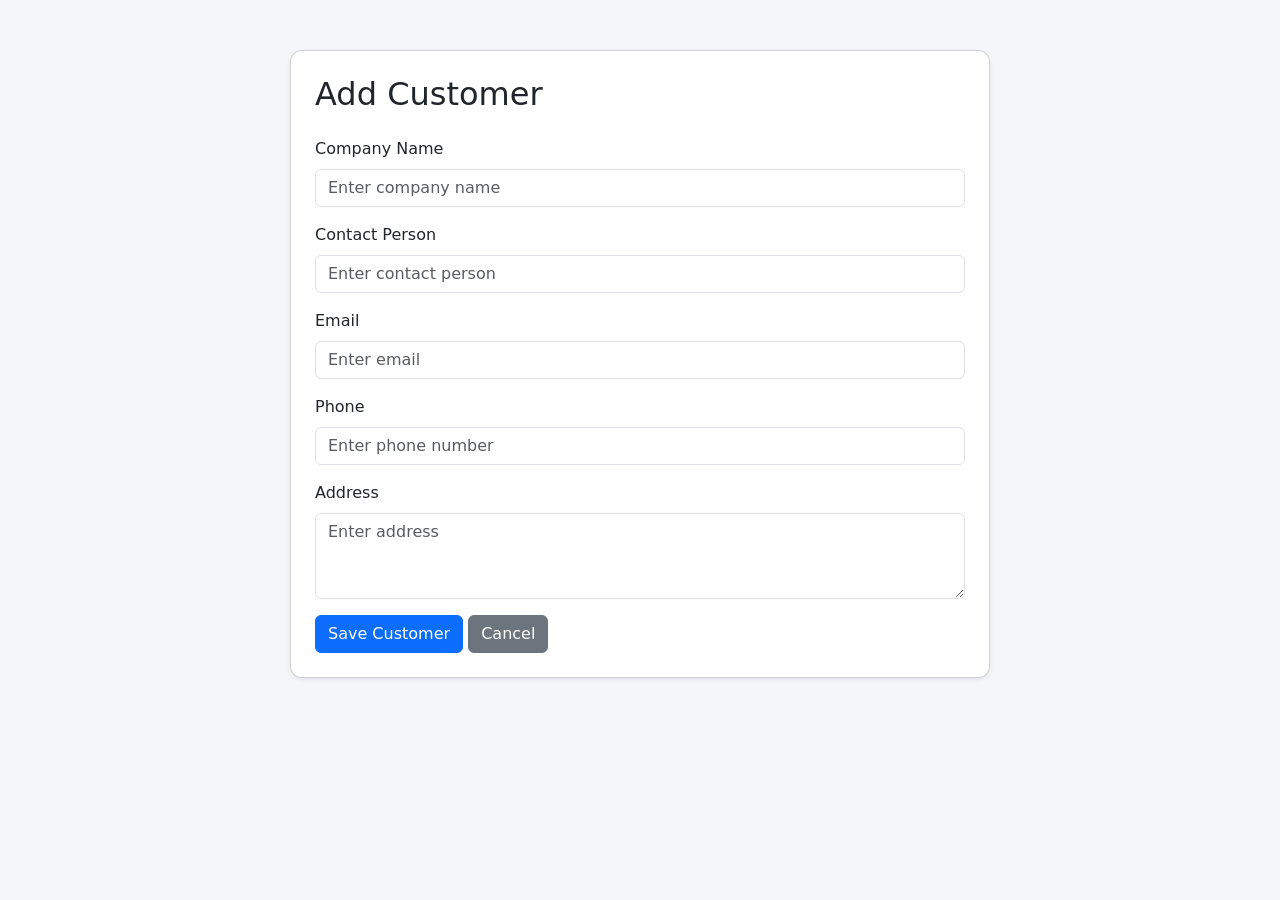
<file: src/main/resources/static/add-customer.html>
<!DOCTYPE html>
<html lang="en">
<head>
    <meta charset="UTF-8">
    <meta name="viewport" content="width=device-width, initial-scale=1.0">

    <title>Add Customer - Field Service</title>

    <link href="https://cdn.jsdelivr.net/npm/bootstrap@5.3.2/dist/css/bootstrap.min.css"
          rel="stylesheet">

    <style>
        body {
            background-color: #f5f6fa;
        }

        .container-box {
            max-width: 700px;
            margin: 50px auto;
        }

        .card {
            border-radius: 12px;
        }
    </style>
</head>

<body>

<div class="container-box">

    <div class="card shadow-sm p-4">

<h2 class="mb-4" id="formTitle">Add Customer</h2>
<form id="customerForm">

            <div class="mb-3">
                <label class="form-label">Company Name</label>
                <input type="text"      
                 id="companyName"
                       class="form-control"
                       placeholder="Enter company name">
            </div>

            <div class="mb-3">
                <label class="form-label">Contact Person</label>
                <input type="text"
                       id="contactPerson"
                       class="form-control"
                       placeholder="Enter contact person">
            </div>

            <div class="mb-3">
                <label class="form-label">Email</label>
                <input type="email"
                       id="email"
                       class="form-control"
                       placeholder="Enter email">
            </div>

            <div class="mb-3">
                <label class="form-label">Phone</label>
                <input type="text"
                       id="phone"
                       class="form-control"
                       placeholder="Enter phone number">
            </div>

            <div class="mb-3">
                <label class="form-label">Address</label>
                <textarea id="address"
                class="form-control"
                          rows="3"
                          placeholder="Enter address"></textarea>
            </div>

            <button type="submit" class="btn btn-primary">
                Save Customer
            </button>

            <a href="/customer.html" class="btn btn-secondary">
                Cancel
            </a>

        </form>

    </div>

</div>

<script>

const urlParams = new URLSearchParams(window.location.search);
const customerId = urlParams.get("id");


// EDIT MODE
if (customerId) {

    document.getElementById("formTitle").innerText = "Edit Customer";

    document.querySelector("#customerForm button[type='submit']")
        .innerText = "Update Customer";

    fetch("/api/customer/id/" + customerId)
        .then(response => {

            if (!response.ok) {
                throw new Error("Customer not found");
            }

            return response.json();
        })
        .then(customer => {

            document.getElementById("companyName").value =
                customer.companyName || customer.CompanyName || "";

            document.getElementById("contactPerson").value =
                customer.contactPerson || customer.ContactPerson || "";

            document.getElementById("email").value =
                customer.email || "";

            document.getElementById("phone").value =
                customer.phone || "";

            document.getElementById("address").value =
                customer.address || "";

        })
        .catch(error => {

            console.error(error);
            alert("Customer load nahi hua!");

        });
}


// SAVE / UPDATE
document.getElementById("customerForm").addEventListener("submit", function(event) {

    event.preventDefault();

    const customerData = {

        companyName: document.getElementById("companyName").value,

        contactPerson: document.getElementById("contactPerson").value,

        email: document.getElementById("email").value,

        phone: document.getElementById("phone").value,

        address: document.getElementById("address").value

    };


    let url;
    let method;


    if (customerId) {

        // UPDATE
        url = "/api/customer/update/" + customerData.email;
        method = "POST";

    } else {

        // CREATE
        url = "/api/customer/create";
        method = "POST";

    }


    fetch(url, {

        method: method,

        headers: {
            "Content-Type": "application/json"
        },

        body: JSON.stringify(customerData)

    })

    .then(response => {

        if (!response.ok) {
            throw new Error("Customer save/update failed");
        }

        return response.json();

    })

    .then(data => {

        if (customerId) {

            alert("Customer updated successfully!");

        } else {

            alert("Customer saved successfully!");

        }

        window.location.href = "/customer.html";

    })

    .catch(error => {

        console.error(error);

        alert("Customer save/update nahi hua!");

    });

});

</script>

</body>
</html>
</file>
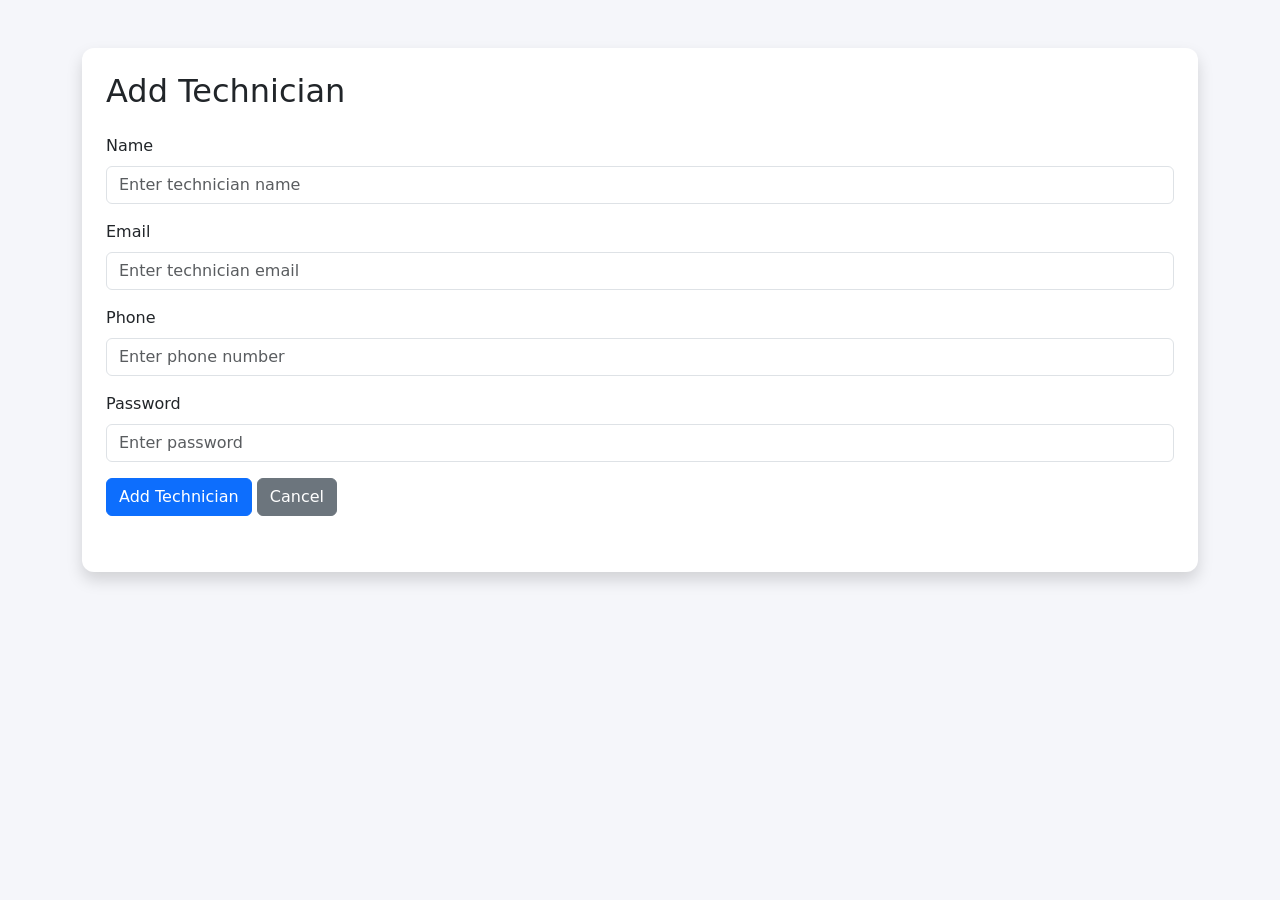
<file: src/main/resources/static/add-technician.html>
<!DOCTYPE html>
<html lang="en">
<head>
    <meta charset="UTF-8">
    <meta name="viewport" content="width=device-width, initial-scale=1.0">

    <title>Add Technician - Field Service</title>

    <link
        href="https://cdn.jsdelivr.net/npm/bootstrap@5.3.2/dist/css/bootstrap.min.css"
        rel="stylesheet">

    <style>
        body {
            background: #f5f6fa;
        }

        .card {
            border: none;
            border-radius: 12px;
        }
    </style>
</head>

<body>

<div class="container mt-5">

    <div class="card shadow p-4">

        <h2 class="mb-4">Add Technician</h2>

        <form id="technicianForm">

            <!-- Name -->
            <div class="mb-3">
                <label class="form-label">Name</label>

                <input
                    type="text"
                    id="userName"
                    class="form-control"
                    placeholder="Enter technician name"
                    required>
            </div>

            <!-- Email -->
            <div class="mb-3">
                <label class="form-label">Email</label>

                <input
                    type="email"
                    id="userEmail"
                    class="form-control"
                    placeholder="Enter technician email"
                    required>
            </div>

            <!-- Phone -->
            <div class="mb-3">
                <label class="form-label">Phone</label>

                <input
                    type="text"
                    id="phone"
                    class="form-control"
                    placeholder="Enter phone number"
                    required>
            </div>

            <!-- Password -->
            <div class="mb-3">
                <label class="form-label">Password</label>

                <input
                    type="password"
                    id="password"
                    class="form-control"
                    placeholder="Enter password"
                    required>
            </div>

            <!-- Buttons -->
            <button
                type="submit"
                class="btn btn-primary">
                Add Technician
            </button>

            <a
                href="/technician.html"
                class="btn btn-secondary">
                Cancel
            </a>

        </form>

        <p id="message" class="mt-3"></p>

    </div>

</div>

<script>

document.getElementById("technicianForm")
    .addEventListener("submit", async function(event) {

        event.preventDefault();

        const technicianData = {

            userName:
                document.getElementById("userName").value,

            userEmail:
                document.getElementById("userEmail").value,

            phone:
                document.getElementById("phone").value,

            password:
                document.getElementById("password").value,

            role: "TECHNICIAN"
        };

        try {

            const response = await fetch(
                "/api/user_auth/register",
                {
                    method: "POST",

                    headers: {
                        "Content-Type": "application/json"
                    },

                    body: JSON.stringify(technicianData)
                }
            );

            const messageText = await response.text();

            if (!response.ok) {
                throw new Error(messageText);
            }

            document.getElementById("message").innerText =
                "Technician added successfully";

            document.getElementById("message")
                .className = "mt-3 text-success";

            document.getElementById("technicianForm").reset();

            setTimeout(function() {

                window.location.href = "/technician.html";

            }, 1000);

        } catch (error) {

            console.error(error);

            document.getElementById("message").innerText =
                error.message || "Failed to add technician";

            document.getElementById("message")
                .className = "mt-3 text-danger";
        }

    });

</script>

</body>
</html>
</file>
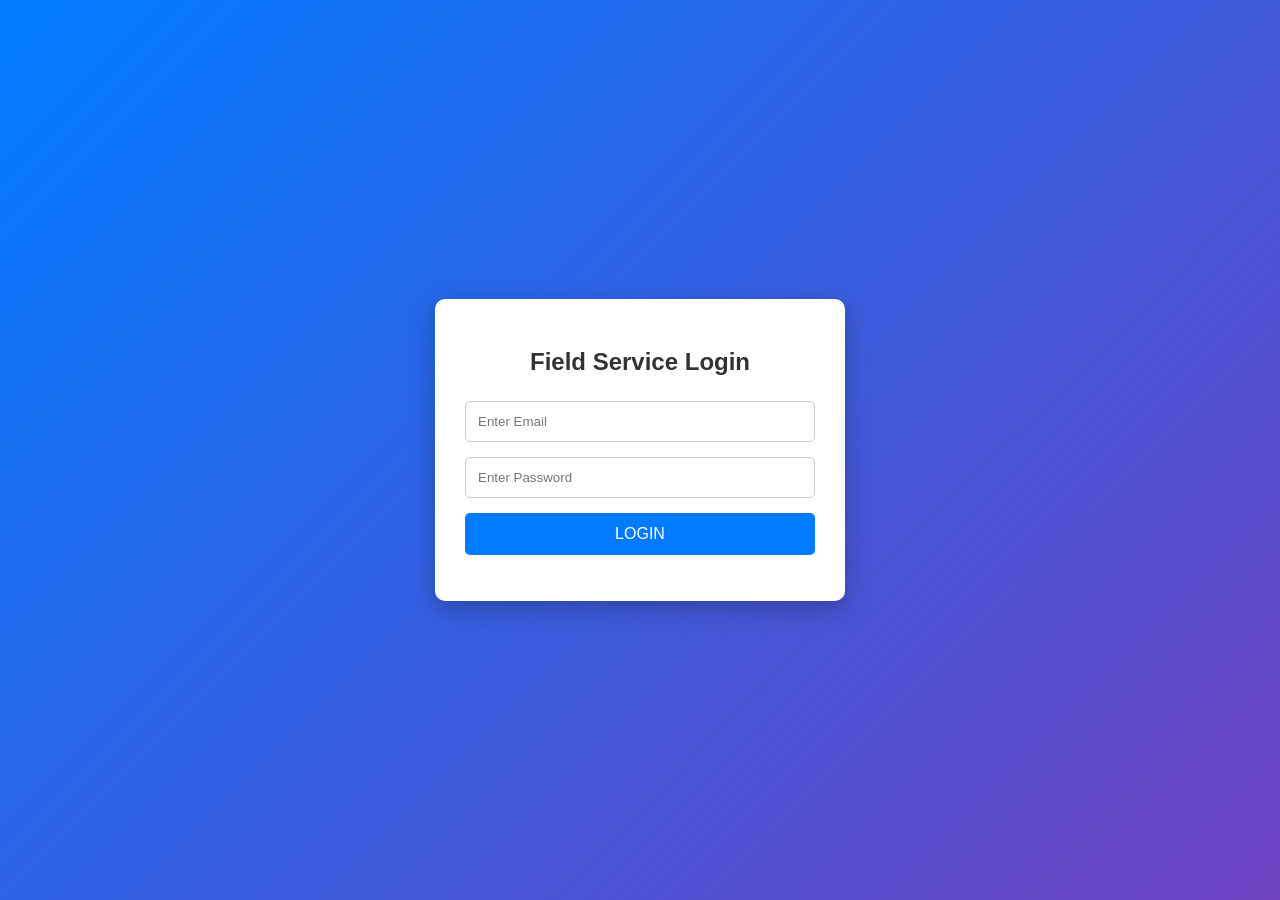
<file: src/main/resources/static/Login.html>
<!DOCTYPE html>
<html lang="en">
<head>
    <meta charset="UTF-8">
    <meta name="viewport" content="width=device-width, initial-scale=1.0">

    <title>Field Service Login</title>

    <link rel="stylesheet" href="Css/style.css">
</head>

<body class="login-page">

<div class="login-container">

    <h2>Field Service Login</h2>

    <form id="loginForm">

        <input
            type="email"
            id="email"
            placeholder="Enter Email"
            required
        >

        <input
            type="password"
            id="password"
            placeholder="Enter Password"
            required
        >

        <button type="submit">
            LOGIN
        </button>

        <p id="message"></p>

    </form>

</div>

<script src="js/Login.js"></script>

</body>
</html>
</file>
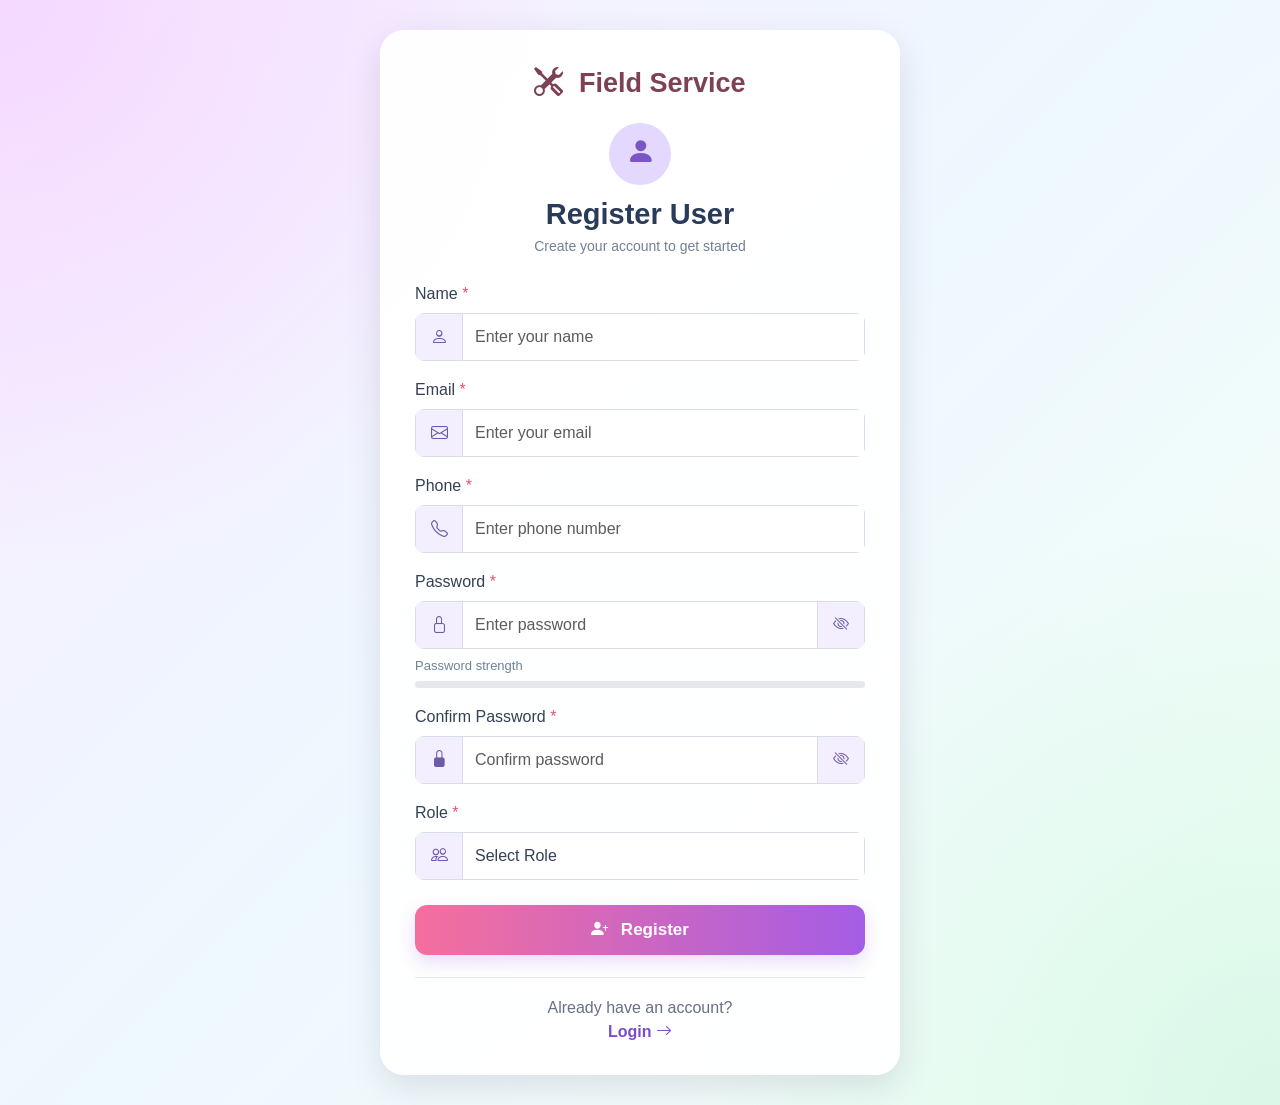
<file: src/main/resources/static/register.html>
<!DOCTYPE html>
<html lang="en">

<head>

    <meta charset="UTF-8">

    <meta name="viewport"
          content="width=device-width, initial-scale=1.0">

    <title>Register - Field Service</title>


    <!-- Bootstrap -->
    <link
        href="https://cdn.jsdelivr.net/npm/bootstrap@5.3.2/dist/css/bootstrap.min.css"
        rel="stylesheet">


    <!-- Bootstrap Icons -->
    <link
        rel="stylesheet"
        href="https://cdn.jsdelivr.net/npm/bootstrap-icons@1.11.3/font/bootstrap-icons.min.css">


    <style>

        * {
            box-sizing: border-box;
        }


        body {

            margin: 0;

            min-height: 100vh;

            font-family: Arial, sans-serif;

            background:
                radial-gradient(
                    circle at top left,
                    #f5d9ff,
                    transparent 35%
                ),

                radial-gradient(
                    circle at bottom right,
                    #d9f8e8,
                    transparent 35%
                ),

                linear-gradient(
                    135deg,
                    #f8edff,
                    #eef8ff,
                    #f3fff5
                );

            display: flex;

            align-items: center;

            justify-content: center;

            padding: 30px 15px;
        }


        /* =========================
           MAIN REGISTER CARD
        ========================= */

        .register-card {

            width: 100%;

            max-width: 520px;

            background: rgba(255,255,255,0.94);

            border-radius: 24px;

            padding: 30px 34px;

            box-shadow:
                0 12px 35px rgba(80,60,100,0.14);

            border: 1px solid rgba(255,255,255,0.9);
        }


        /* =========================
           BRAND
        ========================= */

        .brand {

            text-align: center;

            color: #7d4054;

            font-size: 27px;

            font-weight: 700;

            margin-bottom: 18px;
        }


        .brand i {

            font-size: 29px;

            margin-right: 8px;
        }


        /* =========================
           TITLE
        ========================= */

        .register-title {

            text-align: center;

            color: #293b59;

            font-size: 29px;

            font-weight: 600;

            margin-bottom: 5px;
        }


        .register-subtitle {

            text-align: center;

            color: #718096;

            margin-bottom: 25px;

            font-size: 14px;
        }


        .user-icon {

            width: 62px;

            height: 62px;

            margin: 0 auto 12px auto;

            border-radius: 50%;

            background: #e4d8ff;

            color: #7955c7;

            display: flex;

            align-items: center;

            justify-content: center;

            font-size: 29px;
        }


        /* =========================
           FORM
        ========================= */

        .form-group {

            margin-bottom: 17px;
        }


        .form-label {

            color: #344054;

            font-weight: 500;

            margin-bottom: 7px;
        }


        .required {

            color: #e65368;
        }


        .input-group {

            border-radius: 9px;

            overflow: hidden;
        }


        .input-group-text {

            background: #f3efff;

            border: 1px solid #d8dce8;

            color: #6d5aa8;

            min-width: 48px;

            justify-content: center;

            font-size: 17px;
        }


        .form-control,
        .form-select {

            height: 48px;

            border: 1px solid #d8dce8;

            color: #344054;

            background: #ffffff;

            box-shadow: none !important;
        }


        .form-control:focus,
        .form-select:focus {

            border-color: #b98de8;

            box-shadow:
                0 0 0 3px rgba(185,141,232,0.15) !important;
        }


        .password-toggle {

            cursor: pointer;

            background: #f3efff;

            border: 1px solid #d8dce8;

            color: #6d5aa8;

            min-width: 48px;

            display: flex;

            align-items: center;

            justify-content: center;
        }


        /* =========================
           PASSWORD STRENGTH
        ========================= */

        .strength-area {

            margin-top: 7px;
        }


        .strength-text {

            font-size: 13px;

            color: #718096;

            margin-bottom: 5px;
        }


        .strength-bar {

            height: 7px;

            background: #e4e7ec;

            border-radius: 10px;

            overflow: hidden;
        }


        .strength-fill {

            height: 100%;

            width: 0%;

            border-radius: 10px;

            transition: 0.3s;
        }


        /* =========================
           REGISTER BUTTON
        ========================= */

        .register-btn {

            width: 100%;

            height: 50px;

            border: none;

            border-radius: 12px;

            color: white;

            font-size: 17px;

            font-weight: 600;

            background:
                linear-gradient(
                    90deg,
                    #f56f9d,
                    #a45de5
                );

            box-shadow:
                0 7px 18px rgba(164,93,229,0.22);

            transition: 0.2s;

            margin-top: 8px;
        }


        .register-btn:hover {

            transform: translateY(-2px);

            box-shadow:
                0 10px 22px rgba(164,93,229,0.28);
        }


        .register-btn i {

            margin-right: 8px;
        }


        /* =========================
           MESSAGE
        ========================= */

        #message {

            margin-top: 15px;

            text-align: center;

            font-size: 14px;

            font-weight: 500;
        }


        /* =========================
           LOGIN LINK
        ========================= */

        .login-section {

            margin-top: 22px;

            padding-top: 18px;

            border-top: 1px solid #e8e8ee;

            text-align: center;

            color: #667085;
        }


        .login-section a {

            color: #7b4dcc;

            font-weight: 600;

            text-decoration: none;
        }


        .login-section a:hover {

            text-decoration: underline;
        }


        /* =========================
           RESPONSIVE
        ========================= */

        @media (max-width: 576px) {

            body {

                padding: 15px;
            }

            .register-card {

                padding: 25px 20px;

                border-radius: 18px;
            }

            .register-title {

                font-size: 25px;
            }
        }

    </style>

</head>


<body>


<div class="register-card">


    <!-- BRAND -->

    <div class="brand">

        <i class="bi bi-tools"></i>

        Field Service

    </div>


    <!-- USER ICON -->

    <div class="user-icon">

        <i class="bi bi-person-fill"></i>

    </div>


    <!-- TITLE -->

    <h1 class="register-title">

        Register User

    </h1>


    <p class="register-subtitle">

        Create your account to get started

    </p>



    <!-- =========================
         REGISTER FORM
    ========================= -->

    <form id="registerForm">


        <!-- NAME -->

        <div class="form-group">

            <label class="form-label">

                Name

                <span class="required">*</span>

            </label>


            <div class="input-group">

                <span class="input-group-text">

                    <i class="bi bi-person"></i>

                </span>


                <input
                    type="text"
                    id="userName"
                    class="form-control"
                    placeholder="Enter your name"
                    required>

            </div>

        </div>



        <!-- EMAIL -->

        <div class="form-group">

            <label class="form-label">

                Email

                <span class="required">*</span>

            </label>


            <div class="input-group">

                <span class="input-group-text">

                    <i class="bi bi-envelope"></i>

                </span>


                <input
                    type="email"
                    id="userEmail"
                    class="form-control"
                    placeholder="Enter your email"
                    required>

            </div>

        </div>



        <!-- PHONE -->

        <div class="form-group">

            <label class="form-label">

                Phone

                <span class="required">*</span>

            </label>


            <div class="input-group">

                <span class="input-group-text">

                    <i class="bi bi-telephone"></i>

                </span>


                <input
                    type="tel"
                    id="phone"
                    class="form-control"
                    placeholder="Enter phone number"
                    required>

            </div>

        </div>



        <!-- PASSWORD -->

        <div class="form-group">

            <label class="form-label">

                Password

                <span class="required">*</span>

            </label>


            <div class="input-group">

                <span class="input-group-text">

                    <i class="bi bi-lock"></i>

                </span>


                <input
                    type="password"
                    id="password"
                    class="form-control"
                    placeholder="Enter password"
                    required>


                <span
                    class="password-toggle"
                    onclick="togglePassword('password','passwordIcon')">

                    <i
                        class="bi bi-eye-slash"
                        id="passwordIcon"></i>

                </span>

            </div>


            <!-- PASSWORD STRENGTH -->

            <div class="strength-area">

                <div
                    class="strength-text"
                    id="strengthText">

                    Password strength

                </div>


                <div class="strength-bar">

                    <div
                        class="strength-fill"
                        id="strengthFill">
                    </div>

                </div>

            </div>

        </div>



        <!-- CONFIRM PASSWORD -->

        <div class="form-group">

            <label class="form-label">

                Confirm Password

                <span class="required">*</span>

            </label>


            <div class="input-group">

                <span class="input-group-text">

                    <i class="bi bi-lock-fill"></i>

                </span>


                <input
                    type="password"
                    id="confirmPassword"
                    class="form-control"
                    placeholder="Confirm password"
                    required>


                <span
                    class="password-toggle"
                    onclick="togglePassword('confirmPassword','confirmIcon')">

                    <i
                        class="bi bi-eye-slash"
                        id="confirmIcon"></i>

                </span>

            </div>

        </div>



        <!-- ROLE -->

        <div class="form-group">

            <label class="form-label">

                Role

                <span class="required">*</span>

            </label>


            <div class="input-group">

                <span class="input-group-text">

                    <i class="bi bi-people"></i>

                </span>


                <select
                    id="role"
                    class="form-select"
                    required>

                    <option value="">
                        Select Role
                    </option>

                    <option value="MANAGER">
                        Manager
                    </option>

                    <option value="DISPATCHER">
                        Dispatcher
                    </option>

                    <option value="TECHNICIAN">
                        Technician
                    </option>

                    <option value="CUSTOMER">
                        Customer
                    </option>

                </select>

            </div>

        </div>



        <!-- REGISTER BUTTON -->

        <button
            type="submit"
            class="register-btn">

            <i class="bi bi-person-plus-fill"></i>

            Register

        </button>


        <!-- MESSAGE -->

        <div id="message"></div>


    </form>



    <!-- LOGIN -->

    <div class="login-section">

        Already have an account?

        <br>

        <a href="/Login.html">

            Login
            <i class="bi bi-arrow-right"></i>

        </a>

    </div>


</div>



<script>


/* =========================
   PASSWORD SHOW / HIDE
========================= */

function togglePassword(
    inputId,
    iconId
) {

    const input =
        document.getElementById(inputId);

    const icon =
        document.getElementById(iconId);


    if (input.type === "password") {

        input.type = "text";

        icon.classList.remove(
            "bi-eye-slash"
        );

        icon.classList.add(
            "bi-eye"
        );

    } else {

        input.type = "password";

        icon.classList.remove(
            "bi-eye"
        );

        icon.classList.add(
            "bi-eye-slash"
        );

    }

}



/* =========================
   PASSWORD STRENGTH
========================= */

document
    .getElementById("password")
    .addEventListener(
        "input",
        function () {

            const password =
                this.value;

            const fill =
                document.getElementById(
                    "strengthFill"
                );

            const text =
                document.getElementById(
                    "strengthText"
                );


            let strength = 0;


            if (password.length >= 6) {

                strength++;

            }


            if (/[A-Z]/.test(password)) {

                strength++;

            }


            if (/[0-9]/.test(password)) {

                strength++;

            }


            if (/[^A-Za-z0-9]/.test(password)) {

                strength++;

            }


            if (password.length === 0) {

                fill.style.width = "0%";

                text.innerText =
                    "Password strength";

            }

            else if (strength <= 1) {

                fill.style.width = "25%";

                fill.style.background =
                    "#e76f7f";

                text.innerText =
                    "Weak";

            }

            else if (strength === 2) {

                fill.style.width = "50%";

                fill.style.background =
                    "#f2b84b";

                text.innerText =
                    "Medium";

            }

            else if (strength === 3) {

                fill.style.width = "75%";

                fill.style.background =
                    "#55ad78";

                text.innerText =
                    "Good";

            }

            else {

                fill.style.width = "100%";

                fill.style.background =
                    "#35a66f";

                text.innerText =
                    "Strong";

            }

        }
    );



/* =========================
   REGISTER
========================= */

document
    .getElementById("registerForm")
    .addEventListener(
        "submit",
        async function (event) {

            event.preventDefault();


            const userName =
                document.getElementById(
                    "userName"
                ).value.trim();


            const userEmail =
                document.getElementById(
                    "userEmail"
                ).value.trim();


            const phone =
                document.getElementById(
                    "phone"
                ).value.trim();


            const password =
                document.getElementById(
                    "password"
                ).value;


            const confirmPassword =
                document.getElementById(
                    "confirmPassword"
                ).value;


            const role =
                document.getElementById(
                    "role"
                ).value;


            const message =
                document.getElementById(
                    "message"
                );


            /* PASSWORD CHECK */

            if (
                password !==
                confirmPassword
            ) {

                message.innerText =
                    "Passwords do not match.";

                message.style.color =
                    "#d9534f";

                return;
            }


            /* REQUEST DATA */

            const data = {

                userName: userName,

                userEmail: userEmail,

                phone: phone,

                password: password,

                role: role

            };


            try {


                const response =
                    await fetch(
                        "/api/user_auth/register",
                        {

                            method: "POST",

                            headers: {

                                "Content-Type":
                                    "application/json"

                            },

                            body:
                                JSON.stringify(data)

                        }
                    );


                const result =
                    await response.text();


                if (response.ok) {


                    message.innerText =
                        "Registration successful!";

                    message.style.color =
                        "#26935c";


                    document
                        .getElementById(
                            "registerForm"
                        )
                        .reset();


                    document
                        .getElementById(
                            "strengthFill"
                        )
                        .style.width =
                        "0%";


                    document
                        .getElementById(
                            "strengthText"
                        )
                        .innerText =
                        "Password strength";


                    setTimeout(
                        function () {

                            window.location.href =
                                "/Login.html";

                        },
                        1200
                    );


                } else {


                    message.innerText =
                        result ||
                        "Registration failed.";

                    message.style.color =
                        "#d9534f";

                }


            } catch (error) {


                console.error(error);


                message.innerText =
                    "Server error. Please try again.";

                message.style.color =
                    "#d9534f";

            }

        }
    );

</script>


</body>

</html>
</file>
<file: src/main/resources/static/Css/style.css>
.login-page {
    margin: 0;
    font-family: Arial, sans-serif;

    /* Full colourful background */
    background: linear-gradient(135deg, #007bff, #6f42c1);

    display: flex;
    justify-content: center;
    align-items: center;

    height: 100vh;
}

.login-page .login-container {
    width: 350px;
    padding: 30px;

    background: white;

    border-radius: 10px;

    box-shadow: 0 8px 25px rgba(0, 0, 0, 0.25);

    text-align: center;
}

.login-page .login-container h2 {
    margin-bottom: 25px;

    color: #333;
}

.login-page .login-container input {
    width: 100%;

    padding: 12px;

    margin-bottom: 15px;

    box-sizing: border-box;

    border: 1px solid #ccc;

    border-radius: 5px;
}

.login-page .login-container input:focus {
    outline: none;

    border-color: #007bff;

    box-shadow: 0 0 5px rgba(0, 123, 255, 0.3);
}

.login-page .login-container button {
    width: 100%;

    padding: 12px;

    border: none;

    background: #007bff;

    color: white;

    font-size: 16px;

    border-radius: 5px;

    cursor: pointer;
}

.login-page .login-container button:hover {
    background: #0056b3;
}

.login-page #message {
    margin-top: 15px;

    color: red;
}
</file>
